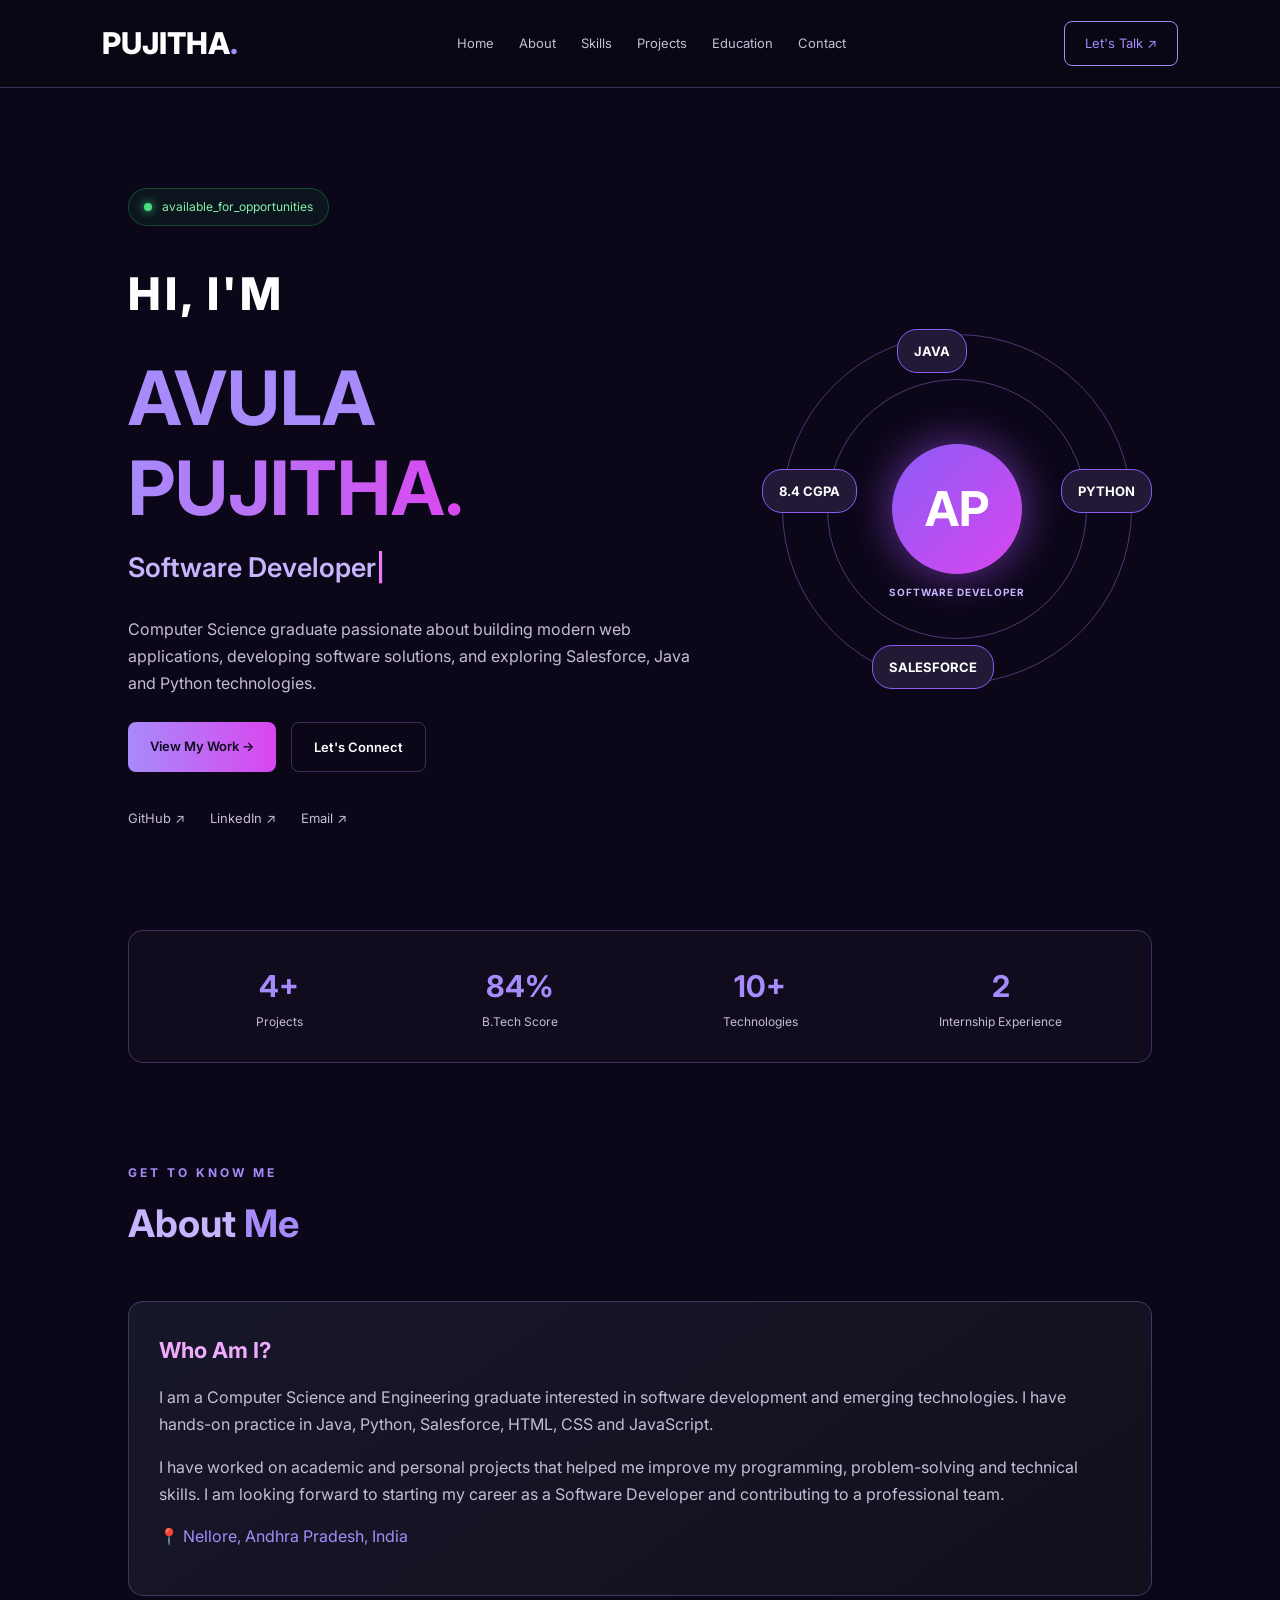
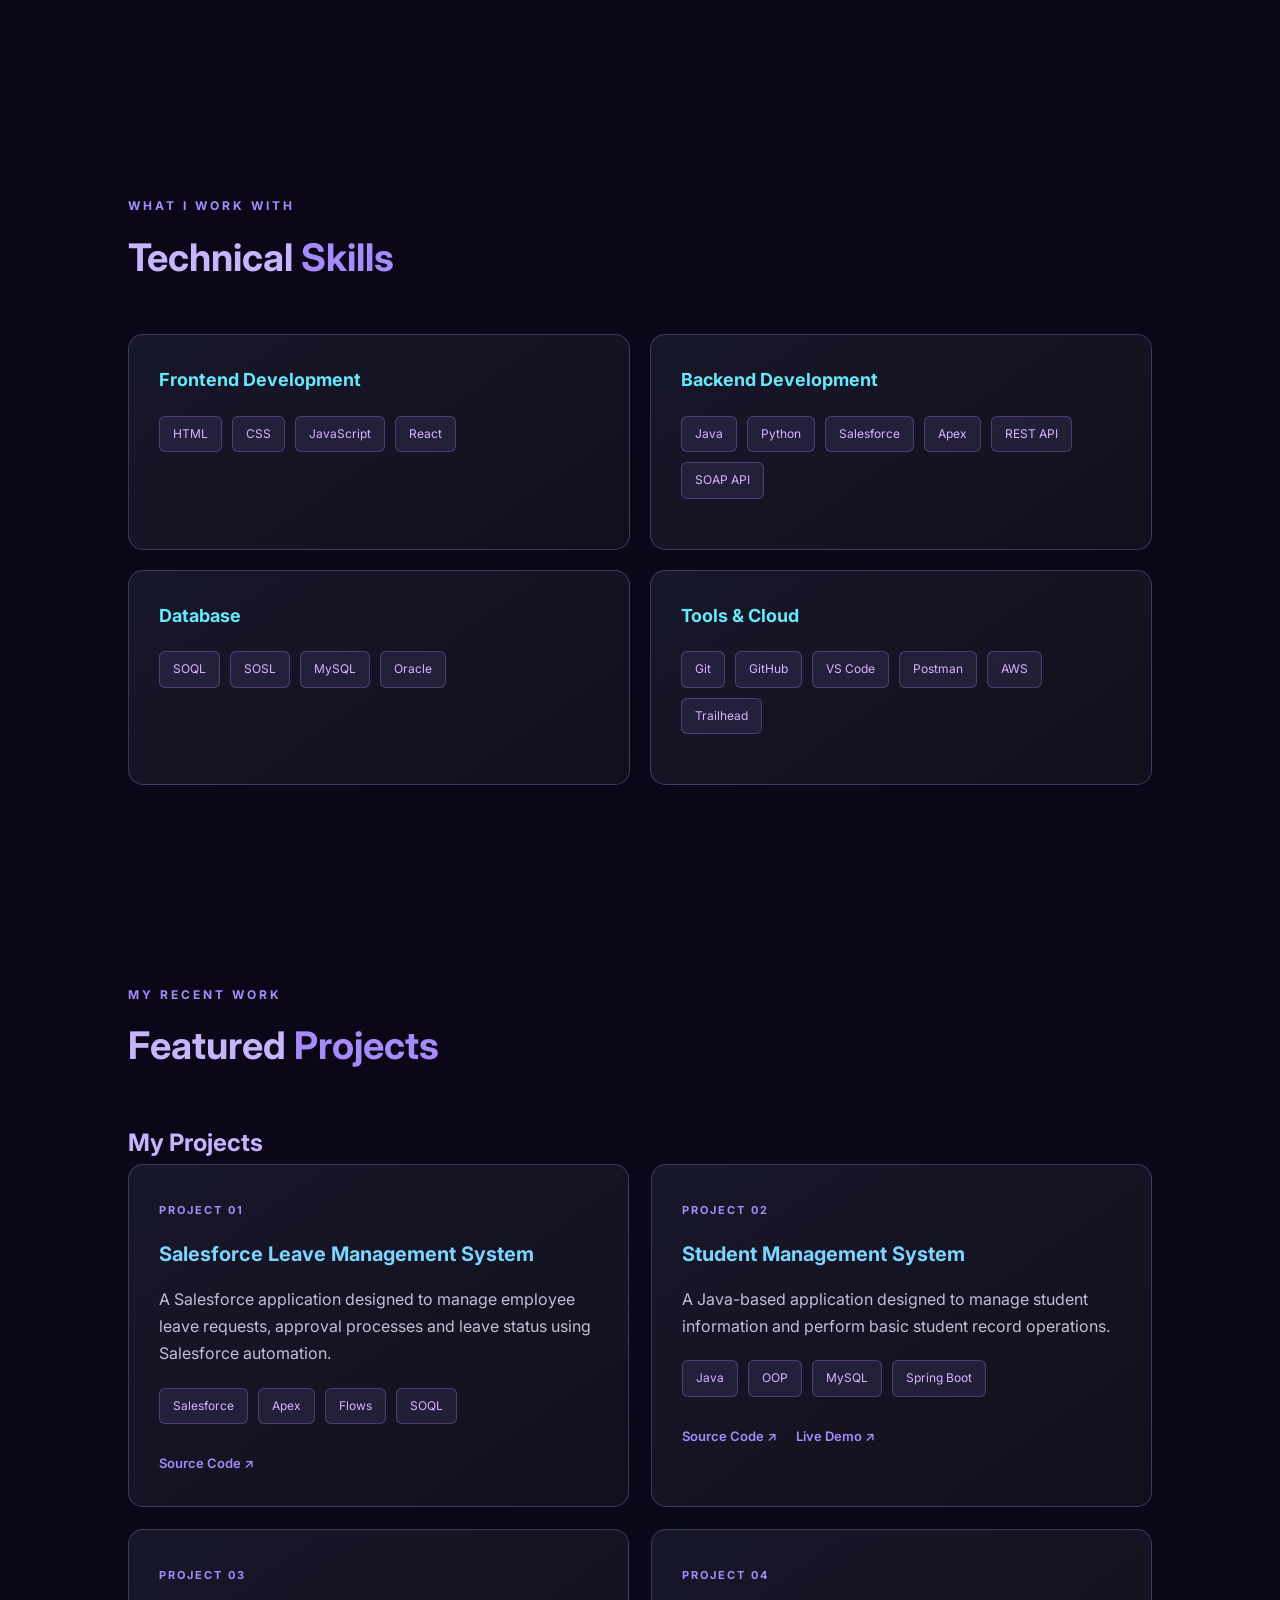
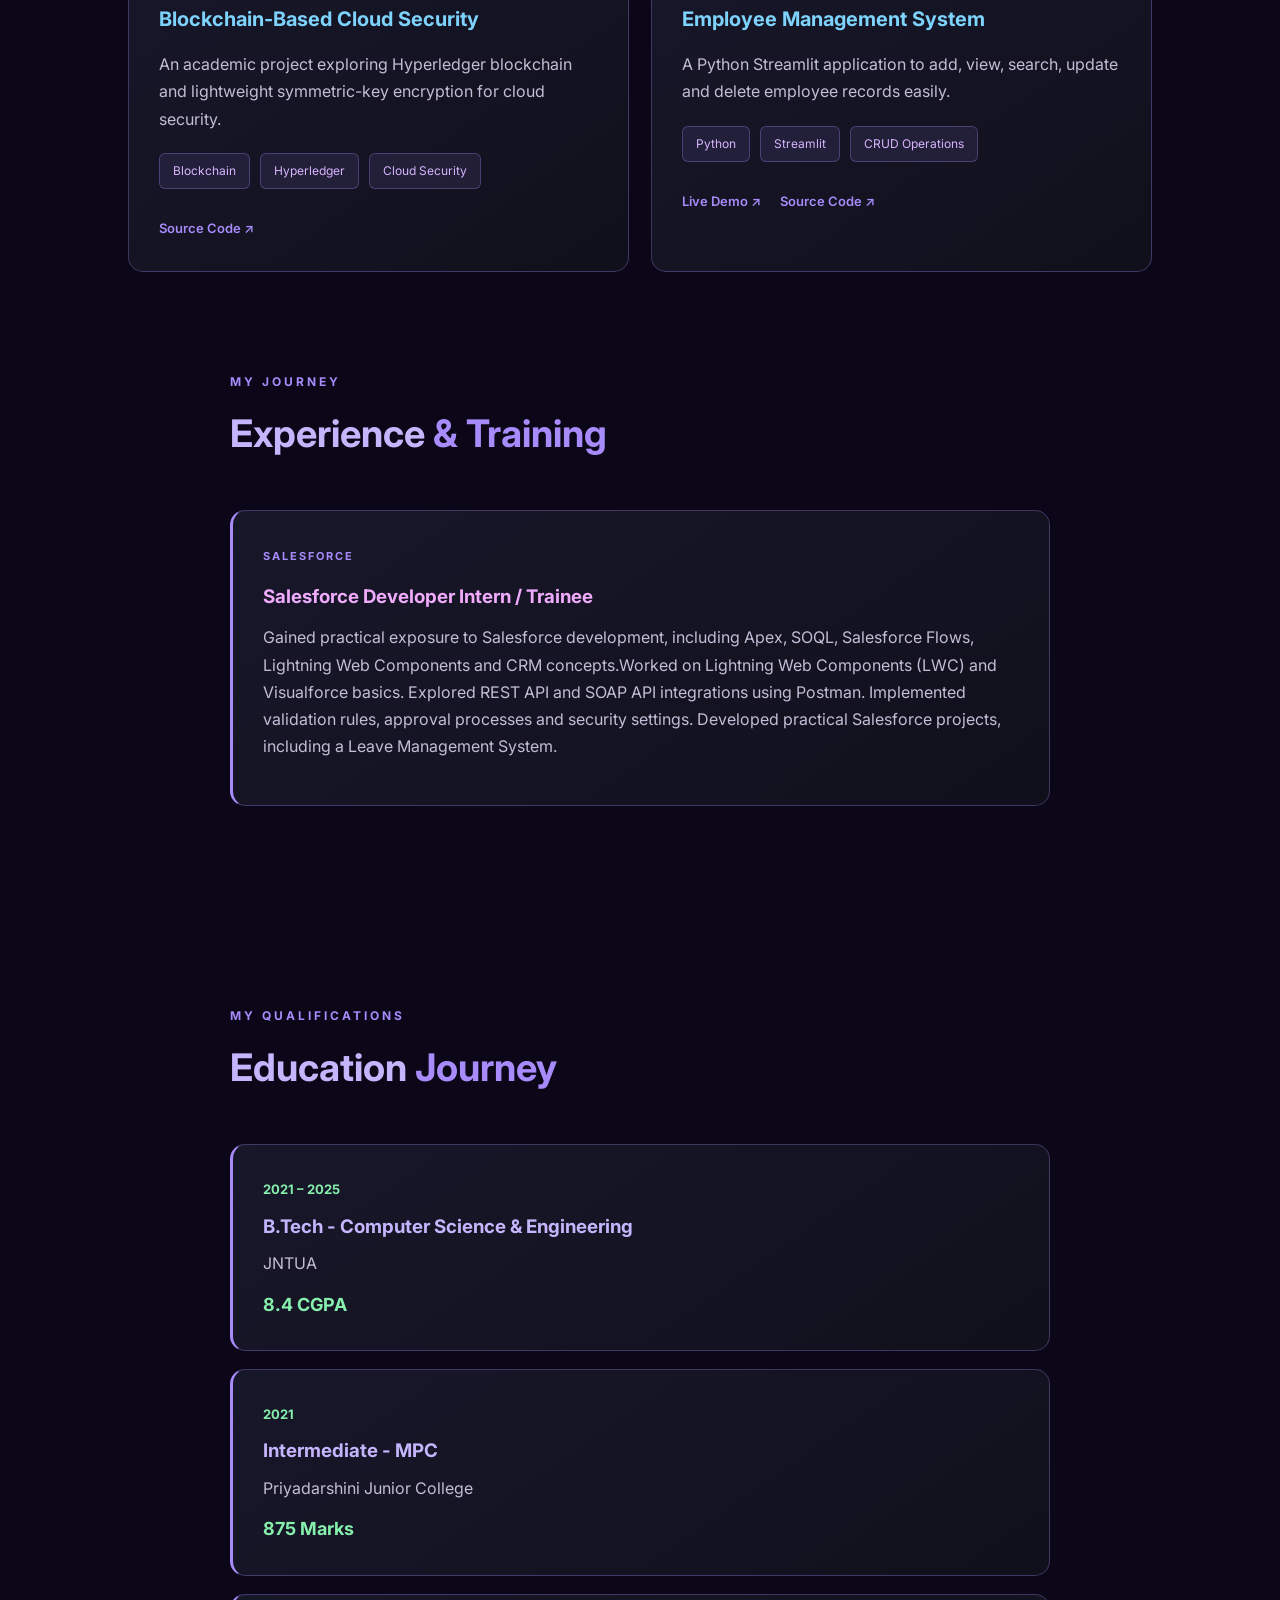
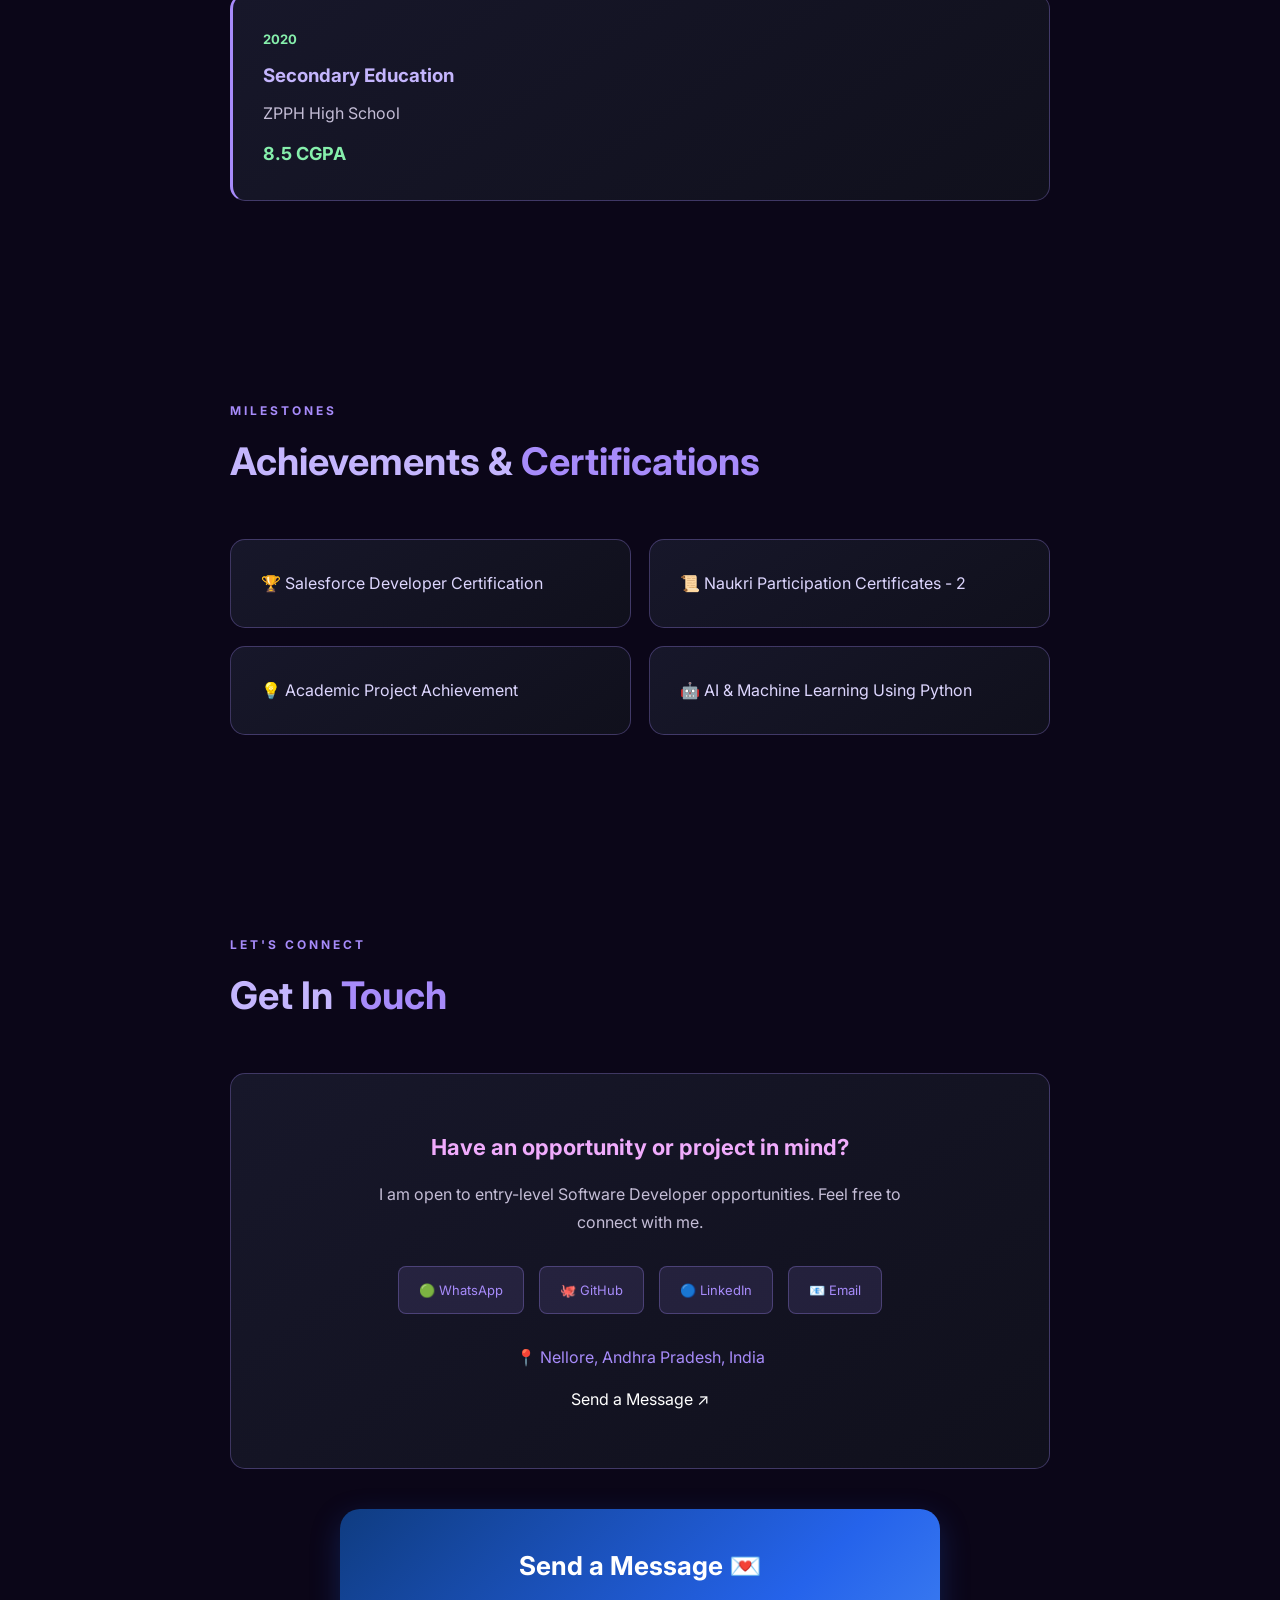
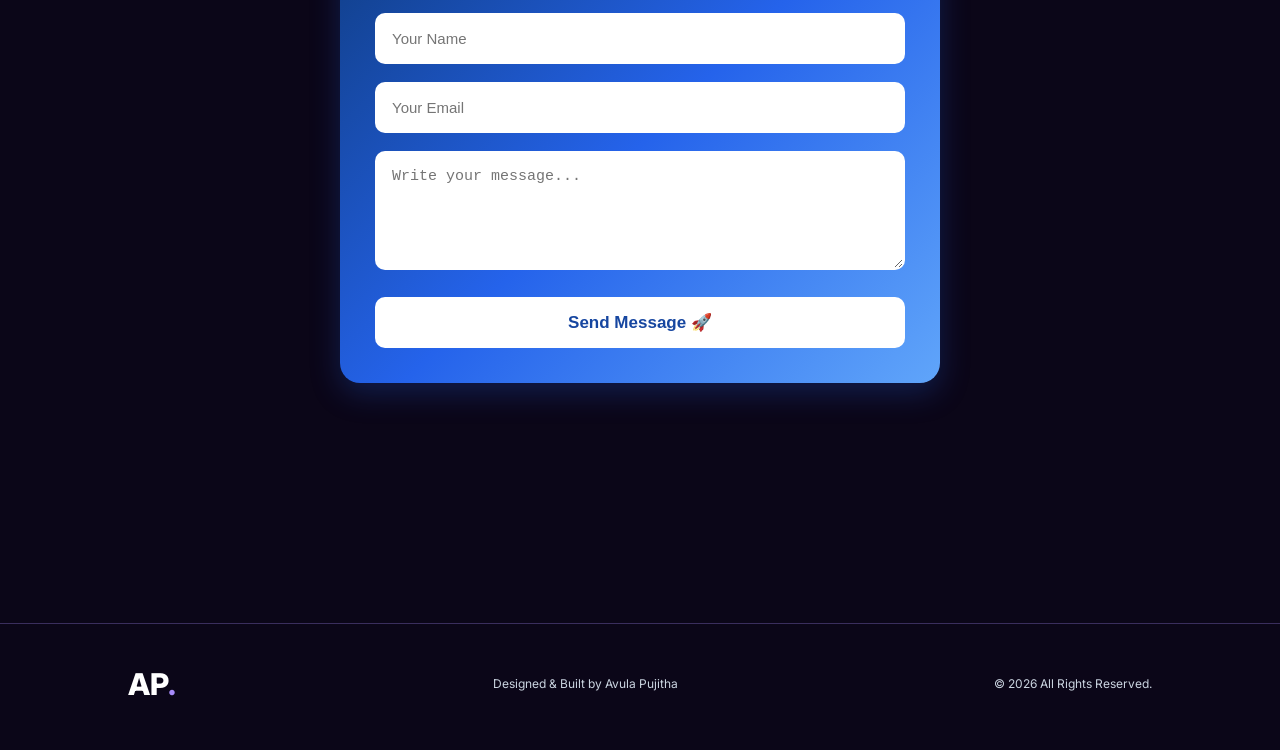
<file: index.html>
<!DOCTYPE html>
<html lang="en">
<head>
    <meta charset="UTF-8">
    <meta name="viewport" content="width=device-width, initial-scale=1.0">
    <link rel="icon" type="image/svg+xml" href="favicon.svg">
    <title>Avula Pujitha | Software Developer</title>
    <link rel="stylesheet" href="style.css">
    <link rel="preconnect" href="https://fonts.googleapis.com">
    <link href="https://fonts.googleapis.com/css2?family=Inter:wght@400;500;600;700;800&display=swap" rel="stylesheet">
</head>

<body>

<header class="navbar">
    <a href="#home" class="logo">PUJITHA<span>.</span></a>

    <nav>
        <a href="#home">Home</a>
        <a href="#about">About</a>
        <a href="#skills">Skills</a>
        <a href="#projects">Projects</a>
        <a href="#education">Education</a>
        <a href="#contact">Contact</a>
    </nav>

    <a href="#contact" class="nav-btn">Let's Talk ↗</a>
</header>

<main>

<!-- HERO SECTION -->
<section class="hero section" id="home">

    <div class="hero-content">

        <div class="availability">
            <span class="status-dot"></span>
            available_for_opportunities
        </div>

        <p class="intro">HI, I'M</p>

        <h1>AVULA <span>PUJITHA.</span></h1>

        <h2 class="changing-title">
    <span id="role-text">Software Developer</span><span class="cursor">|</span>
        </h2>
        <p class="hero-description">
            Computer Science graduate passionate about building
            modern web applications, developing software solutions,
            and exploring Salesforce, Java and Python technologies.
        </p>

        <div class="hero-buttons">
            <a href="#projects" class="primary-btn">View My Work →</a>
            <a href="#contact" class="secondary-btn">Let's Connect</a>
        </div>

        <div class="social-links">
            <a href="https://github.com/avulapujitha-dev" target="_blank">GitHub ↗</a>
            <a href="https://www.linkedin.com/in/pujitha-avula" target="_blank">LinkedIn ↗</a>
            <a href="mailto:pujithaavula33@gmail.com">Email ↗</a>
        </div>

    </div>

    <div class="hero-visual">

    <div class="orbit-container">

        <div class="orbit orbit-one"></div>
        <div class="orbit orbit-two"></div>

        <div class="orbit-label label-java">JAVA</div>
        <div class="orbit-label label-python">PYTHON</div>
        <div class="orbit-label label-salesforce">SALESFORCE</div>
        <div class="orbit-label label-cgpa">8.4 CGPA</div>

        <div class="ap-logo">AP</div>
        <p class="ap-caption">SOFTWARE DEVELOPER</p>
        
        

    </div>

    

</div>
    </div>

</section>

<!-- STATS -->
<section class="stats">
    <div><h2>4+</h2><p>Projects</p></div>
    <div><h2>84%</h2><p>B.Tech Score</p></div>
    <div><h2>10+</h2><p>Technologies</p></div>
    <div><h2>2</h2><p>Internship Experience</p></div>
</section>

<!-- ABOUT -->
<section class="section" id="about">
    <div class="section-heading">
        <p>GET TO KNOW ME</p>
        <h2>About <span>Me</span></h2>
    </div>

    <div class="about-card">
        <h3>Who Am I?</h3>
        <p>
            I am a Computer Science and Engineering graduate
            interested in software development and emerging technologies.
            I have hands-on practice in Java, Python, Salesforce,
            HTML, CSS and JavaScript.
        </p>
        <p>
            I have worked on academic and personal projects that helped
            me improve my programming, problem-solving and technical
            skills. I am looking forward to starting my career as a
            Software Developer and contributing to a professional team.
        </p>
        <p class="location">📍 Nellore, Andhra Pradesh, India</p>
    </div>
</section>

<!-- SKILLS -->
<section class="section" id="skills">
    <div class="section-heading">
        <p>WHAT I WORK WITH</p>
        <h2>Technical <span>Skills</span></h2>
    </div>

    <div class="skills-grid">

        <div class="skill-card">
            <h3>Frontend Development</h3>
            <div class="skill-tags">
                <span>HTML</span><span>CSS</span>
                <span>JavaScript</span><span>React</span>
            </div>
        </div>

        <div class="skill-card">
            <h3>Backend Development</h3>
            <div class="skill-tags">
                <span>Java</span><span>Python</span>
                <span>Salesforce</span><span>Apex</span>
                <span>REST API</span><span>SOAP API</span>
            </div>
        </div>

        <div class="skill-card">
            <h3>Database</h3>
            <div class="skill-tags">
                <span>SOQL</span><span>SOSL</span>
                <span>MySQL</span><span>Oracle</span>
            </div>
        </div>

        <div class="skill-card">
            <h3>Tools & Cloud</h3>
            <div class="skill-tags">
                <span>Git</span><span>GitHub</span>
                <span>VS Code</span><span>Postman</span>
                <span>AWS</span><span>Trailhead</span>
            </div>
        </div>

    </div>
</section>

<!-- PROJECTS -->
<section class="section" id="projects">
    <div class="section-heading">
        <p>MY RECENT WORK</p>
        <h2>Featured <span>Projects</span></h2>
    </div>

    <section id="projects">
    <h2>My Projects</h2>

    <div class="projects-grid">

        <!-- PROJECT 01 -->
        <article class="project-card">
            <span class="project-number">PROJECT 01</span>
            <h3>Salesforce Leave Management System</h3>
            <p>
                A Salesforce application designed to manage employee
                leave requests, approval processes and leave status
                using Salesforce automation.
            </p>
            <div class="skill-tags">
                <span>Salesforce</span>
                <span>Apex</span>
                <span>Flows</span>
                <span>SOQL</span>
            </div>
            <a href="https://github.com/avulapujitha-dev/PujithaAvula-Portfolio" target="_blank">Source Code ↗</a>
        </article>

        <!-- PROJECT 02 -->
        <article class="project-card">
            <span class="project-number">PROJECT 02</span>
            <h3>Student Management System</h3>
            <p>
                A Java-based application designed to manage student
                information and perform basic student record operations.
            </p>
            <div class="skill-tags">
                <span>Java</span>
                <span>OOP</span>
                <span>MySQL</span>
                <span>Spring Boot</span>
            </div>
            <a href="https://github.com/avulapujitha-dev/student-management-system" target="_blank">Source Code ↗</a>
            <a href="https://student-management-system-production-b657e01e.up.railway.app" target="_blank">Live Demo ↗</a>
        </article>

        <!-- PROJECT 03 -->
        <article class="project-card">
            <span class="project-number">PROJECT 03</span>
            <h3>Blockchain-Based Cloud Security</h3>
            <p>
                An academic project exploring Hyperledger blockchain
                and lightweight symmetric-key encryption for cloud security.
            </p>
            <div class="skill-tags">
                <span>Blockchain</span>
                <span>Hyperledger</span>
                <span>Cloud Security</span>
            </div>
            <a href="https://github.com/avulapujitha-dev/PujithaAvula-Portfolio" target="_blank">Source Code ↗</a>
        </article>

        <!-- PROJECT 04 -->
        <article class="project-card">
            <span class="project-number">PROJECT 04</span>
            <h3>Employee Management System</h3>
            <p>
                A Python Streamlit application to add, view, search,
                update and delete employee records easily.
            </p>
            <div class="skill-tags">
                <span>Python</span>
                <span>Streamlit</span>
                <span>CRUD Operations</span>
            </div>
            <a href="https://employee-management-system-zs5gfmocg9orbc5vjnqnew.streamlit.app/" target="_blank">Live Demo ↗</a>
            <a href="https://github.com/avulapujitha-dev/Employee-Management-System" target="_blank">Source Code ↗</a>
        </article>

    </div>
</section>
<!-- EXPERIENCE -->
<section class="section" id="experience">
    <div class="section-heading">
        <p>MY JOURNEY</p>
        <h2>Experience <span>& Training</span></h2>
    </div>

    <div class="timeline-card">
        <span class="project-number">SALESFORCE</span>
        <h3>Salesforce Developer Intern / Trainee</h3>
        <p>
            Gained practical exposure to Salesforce development,
            including Apex, SOQL, Salesforce Flows, Lightning
            Web Components and CRM concepts.Worked on Lightning Web Components (LWC) and Visualforce basics.
            Explored REST API and SOAP API integrations using Postman.
            Implemented validation rules, approval processes and security settings.
            Developed practical Salesforce projects, including a Leave Management System.
        </p>
    </div>
</section>

<!-- EDUCATION -->
<section class="section" id="education">
    <div class="section-heading">
        <p>MY QUALIFICATIONS</p>
        <h2>Education <span>Journey</span></h2>
    </div>

    <div class="education-list">
        <div class="education-card">
            <span>2021 – 2025</span>
            <h3>B.Tech - Computer Science & Engineering</h3>
            <p>JNTUA</p>
            <strong class="education-score">8.4 CGPA</strong>
        </div>

        <div class="education-card">
            <span>2021</span>
            <h3>Intermediate - MPC</h3>
            <p>Priyadarshini Junior College</p>
            <strong class="education-score">875 Marks</strong>
        </div>

        <div class="education-card">
            <span>2020</span>
            <h3>Secondary Education</h3>
            <p>ZPPH High School</p>
            <strong class="education-score">8.5 CGPA</strong>
        </div>
    </div>
</section>

<!-- ACHIEVEMENTS -->
<section class="section" id="achievements">
    <div class="section-heading">
        <p>MILESTONES</p>
        <h2>Achievements & <span>Certifications</span></h2>
    </div>

    <div class="achievement-grid">
        <div class="achievement-card">🏆 Salesforce Developer Certification</div>
        <div class="achievement-card">📜 Naukri Participation Certificates - 2</div>
        <div class="achievement-card">💡 Academic Project Achievement</div>
        <div class="achievement-card">🤖 AI & Machine Learning Using Python</div>
    </div>
</section>

<!-- CONTACT -->
<section class="section" id="contact">
    <div class="section-heading">
        <p>LET'S CONNECT</p>
        <h2>Get In <span>Touch</span></h2>
    </div>

    <div class="contact-card">
        <h3>Have an opportunity or project in mind?</h3>
        <p>
            I am open to entry-level Software Developer opportunities.
            Feel free to connect with me.
        </p>

        <div class="contact-links">

    <a href="https://wa.me/918985224137" target="_blank">
        🟢 WhatsApp
    </a>

    <a href="https://github.com/avulapujitha-dev" target="_blank">
        🐙 GitHub
    </a>

    <a href="https://www.linkedin.com/in/pujitha-avula" target="_blank">
        🔵 LinkedIn
    </a>

    <a href="mailto:pujithaavula33@gmail.com">
        📧 Email
    </a>

</div>

        <p class="location">📍 Nellore, Andhra Pradesh, India</p>
        <a href="message.html" class="message-btn">
    Send a Message ↗
</a>
    </div>
    <div class="message-form">
    <h3>Send a Message 💌</h3>

    <form action="https://formsubmit.co/pujithaavula33@gmail.com" method="POST">

        <input type="text" name="name" placeholder="Your Name" required>

        <input type="email" name="email" placeholder="Your Email" required>

        <textarea name="message" rows="5"
        placeholder="Write your message..." required></textarea>

        <input type="hidden" name="_subject"
        value="New Portfolio Message">

        <button type="submit">Send Message 🚀</button>

    </form>
</div>
</section>

</main>

<footer>
    <a href="#home" class="logo">AP<span>.</span></a>
    <p>Designed & Built by Avula Pujitha</p>
    <p>© 2026 All Rights Reserved.</p>
</footer>

<script src="script.js"></script>
</body>
</html>
</file>
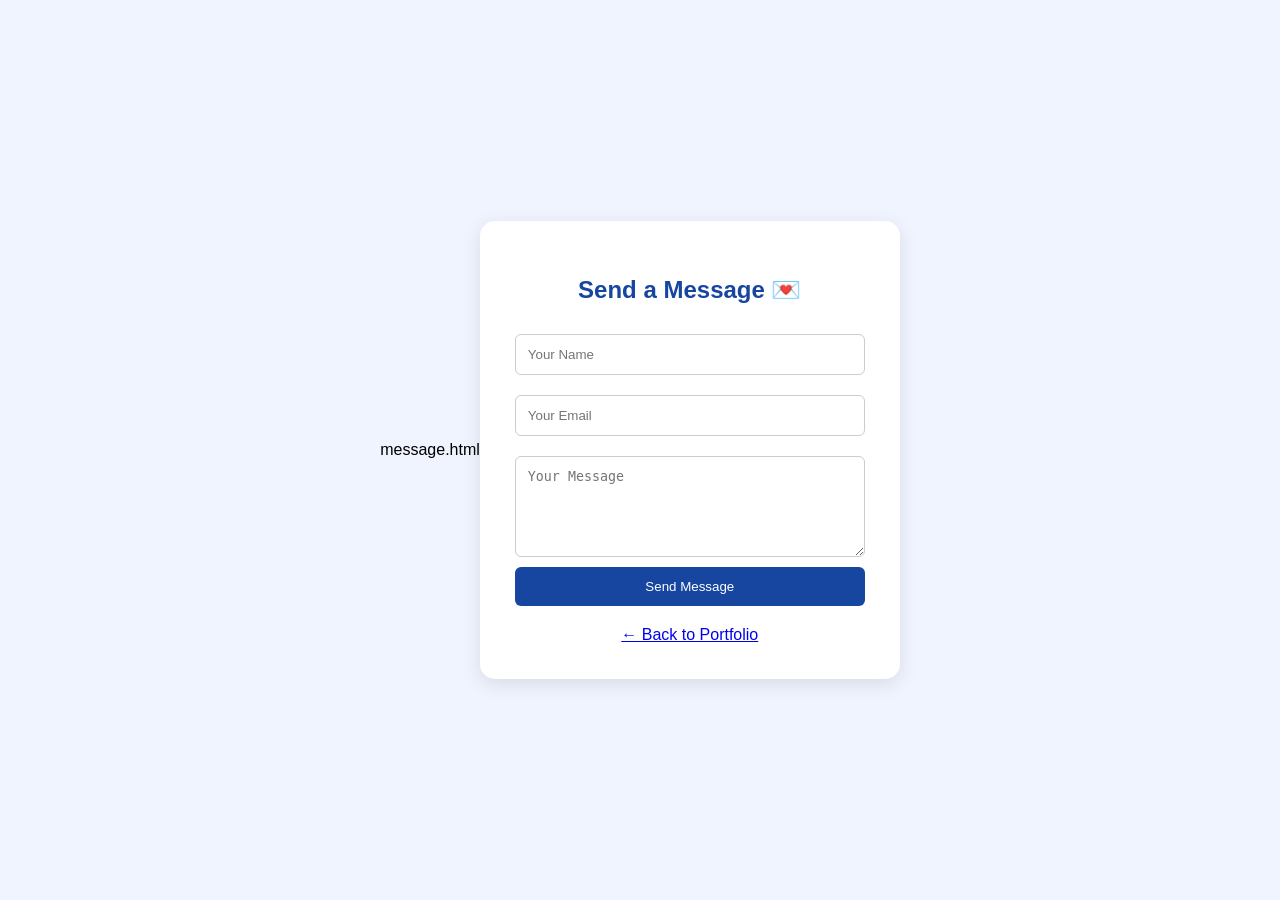
<file: message.html>
message.html
<!DOCTYPE html>
<html lang="en">
<head>
    <meta charset="UTF-8">
    <meta name="viewport" content="width=device-width, initial-scale=1.0">
    <title>Send a Message | Pujitha Avula</title>

    <style>
        body {
            font-family: Arial, sans-serif;
            background: #f0f4ff;
            display: flex;
            justify-content: center;
            align-items: center;
            min-height: 100vh;
            margin: 0;
        }

        .container {
            background: white;
            padding: 35px;
            border-radius: 15px;
            width: 350px;
            box-shadow: 0 5px 20px rgba(0,0,0,0.1);
        }

        h2 {
            text-align: center;
            color: #1646a0;
        }

        input, textarea {
            width: 100%;
            padding: 12px;
            margin: 10px 0;
            border: 1px solid #ccc;
            border-radius: 6px;
            box-sizing: border-box;
        }

        button {
            width: 100%;
            padding: 12px;
            background: #1646a0;
            color: white;
            border: none;
            border-radius: 6px;
            cursor: pointer;
        }

        button:hover {
            background: #0b2865;
        }

        .back {
            text-align: center;
            margin-top: 20px;
        }
    </style>
</head>

<body>

<div class="container">

    <h2>Send a Message 💌</h2>

    <form action="https://formsubmit.co/pujithaavula33@gmail.com" method="POST">

        <input type="text" name="name" placeholder="Your Name" required>

        <input type="email" name="email" placeholder="Your Email" required>

        <textarea name="message" rows="5" placeholder="Your Message" required></textarea>

        <input type="hidden" name="_subject" value="New Portfolio Message">

        <button type="submit">Send Message</button>

    </form>

    <div class="back">
        <a href="index.html">← Back to Portfolio</a>
    </div>

</div>

</body>
</html>
</file>
<file: style.css>
@import url('https://fonts.googleapis.com/css2?family=Inter:wght@400;500;600;700;800&display=swap');

:root {
    --bg: #090914;
    --card: #121222;
    --purple: #a78bfa;
    --pink: #e879f9;
    --text: #f5f3ff;
    --muted: #a1a1b5;
    --border: rgba(167, 139, 250, 0.18);
}

* {
    margin: 0;
    padding: 0;
    box-sizing: border-box;
    scroll-behavior: smooth;
}

body {
    font-family: 'Inter', sans-serif;
    background:
        radial-gradient(ellipse at 15% 10%, #24163d 0%, transparent 35%),
        radial-gradient(ellipse at 85% 45%, #191538 0%, transparent 35%),
        var(--bg);
    color: var(--text);
    line-height: 1.7;
}

a {
    text-decoration: none;
    color: inherit;
    transition: 0.3s ease;
}

/* NAVBAR */

.navbar {
    position: sticky;
    top: 0;
    z-index: 100;
    display: flex;
    align-items: center;
    justify-content: space-between;
    padding: 18px 8%;
    background: rgba(9, 9, 20, 0.88);
    backdrop-filter: blur(15px);
    border-bottom: 1px solid var(--border);
}

.logo {
    font-size: 30px;
    font-weight: 800;
    color: white;
}

.logo span {
    color: var(--purple);
}

.navbar nav {
    display: flex;
    gap: 25px;
}

.navbar nav a {
    color: var(--muted);
    font-size: 13px;
}

.navbar nav a:hover {
    color: var(--purple);
}

.nav-btn {
    padding: 10px 20px;
    border: 1px solid var(--purple);
    border-radius: 8px;
    color: var(--purple);
    font-size: 13px;
}

.nav-btn:hover {
    background: var(--purple);
    color: #090914;
}

/* COMMON SECTIONS */

.section {
    padding: 100px 10%;
}

.section-heading {
    margin-bottom: 45px;
}

.section-heading > p {
    color: var(--purple);
    font-size: 12px;
    letter-spacing: 3px;
    font-weight: 700;
}

.section-heading h2 {
    font-size: 38px;
    margin-top: 8px;
}

.section-heading h2 span {
    color: var(--purple);
}

/* HERO */

.hero {
    min-height: 650px;
    display: grid;
    grid-template-columns: 1.2fr 0.8fr;
    align-items: center;
    gap: 50px;
}

.availability {
    display: inline-flex;
    align-items: center;
    gap: 10px;
    padding: 8px 15px;
    background: rgba(34, 197, 94, 0.08);
    border: 1px solid rgba(34, 197, 94, 0.3);
    color: #86efac;
    border-radius: 30px;
    font-size: 12px;
    margin-bottom: 30px;
}

.status-dot {
    width: 8px;
    height: 8px;
    border-radius: 50%;
    background: #4ade80;
    box-shadow: 0 0 10px #4ade80;
}

.intro {
    color: #ffffff;
    letter-spacing: 4px;
    font-size: 45px;
    font-weight: 800;
    margin-bottom: 20px;
}

.hero h1 {
    font-size: clamp(45px, 6vw, 75px);
    line-height: 1.2;
    margin: 12px 0;
    color: #a78bfa !important;
}

.hero h1 span {
    background: linear-gradient(90deg, var(--purple), var(--pink));
    -webkit-background-clip: text;
    -webkit-text-fill-color: transparent;
}

.hero h2 {
    font-size: 27px;
    color: #c4b5fd;
    font-weight: 600;
}

.hero-description {
    color: var(--muted);
    max-width: 580px;
    margin: 25px 0;
}

.hero-buttons {
    display: flex;
    gap: 15px;
    flex-wrap: wrap;
}

.primary-btn,
.secondary-btn {
    padding: 13px 22px;
    border-radius: 8px;
    font-size: 13px;
    font-weight: 600;
}

.primary-btn {
    background: linear-gradient(90deg, var(--purple), var(--pink));
    color: #100b1d;
}

.secondary-btn {
    border: 1px solid var(--border);
    color: white;
}

.primary-btn:hover,
.secondary-btn:hover {
    transform: translateY(-4px);
}

.social-links {
    display: flex;
    gap: 25px;
    margin-top: 35px;
}

.social-links a {
    color: var(--muted);
    font-size: 13px;
}

.social-links a:hover {
    color: var(--purple);
}

/* DEVELOPER VISUAL */

.hero-visual {
    display: flex;
    justify-content: center;
}

.visual-card {
    width: 100%;
    max-width: 400px;
    padding: 25px;
    background: linear-gradient(145deg, #1b1932, #10101e);
    border: 1px solid var(--border);
    border-radius: 20px;
    box-shadow: 0 20px 70px rgba(125, 80, 255, 0.15);
    animation: float 4s ease-in-out infinite;
}

.card-top {
    display: flex;
    align-items: center;
    gap: 7px;
    padding-bottom: 20px;
    border-bottom: 1px solid var(--border);
}

.card-top span {
    width: 10px;
    height: 10px;
    border-radius: 50%;
    background: #f87171;
}

.card-top span:nth-child(2) {
    background: #facc15;
}

.card-top span:nth-child(3) {
    background: #4ade80;
}

.card-top small {
    color: var(--muted);
    margin-left: 10px;
}

.code-content {
    padding: 25px 0;
    font-family: monospace;
    font-size: 13px;
    color: #ddd6fe;
    line-height: 2.2;
}

.code-purple {
    color: #c084fc;
}

.code-green {
    color: #86efac;
}

.developer-symbol {
    width: 110px;
    height: 110px;
    margin: 5px auto;
    display: grid;
    place-items: center;
    font-size: 40px;
    font-weight: 800;
    border-radius: 50%;
    background: linear-gradient(135deg, #8b5cf6, #e879f9);
    color: white;
    box-shadow: 0 0 45px rgba(168, 85, 247, 0.35);
}

.visual-caption {
    text-align: center;
    color: #c4b5fd;
    font-size: 12px;
    margin-top: 15px;
    letter-spacing: 3px;
}

@keyframes float {
    0%, 100% {
        transform: translateY(0);
    }
    50% {
        transform: translateY(-12px);
    }
}

/* STATS */

.stats {
    margin: 0 10%;
    padding: 30px;
    display: grid;
    grid-template-columns: repeat(4, 1fr);
    background: rgba(255, 255, 255, 0.025);
    border: 1px solid var(--border);
    border-radius: 15px;
    text-align: center;
}

.stats h2 {
    color: var(--purple);
    font-size: 30px;
}

.stats p {
    color: var(--muted);
    font-size: 12px;
}

/* COMMON CARDS */

.about-card,
.skill-card,
.project-card,
.timeline-card,
.education-card,
.achievement-card,
.contact-card {
    background: linear-gradient(145deg, #17172a, #10101c);
    border: 1px solid var(--border);
    border-radius: 15px;
    padding: 30px;
    transition: 0.3s;
}

.about-card:hover,
.skill-card:hover,
.project-card:hover,
.education-card:hover,
.achievement-card:hover {
    transform: translateY(-6px);
    border-color: var(--purple);
}

.about-card h3,
.contact-card h3 {
    font-size: 22px;
    margin-bottom: 15px;
}

.about-card p,
.project-card p,
.timeline-card p,
.contact-card p {
    color: var(--muted);
    margin-bottom: 15px;
}

.location {
    color: var(--purple) !important;
}

/* SKILLS */

.skills-grid {
    display: grid;
    grid-template-columns: repeat(2, 1fr);
    gap: 20px;
}

.skill-card h3 {
    margin-bottom: 20px;
    font-size: 18px;
    color: #67e8f9;
}

.skill-tags {
    display: flex;
    flex-wrap: wrap;
    gap: 10px;
    margin: 20px 0;
}

.skill-tags span {
    padding: 7px 13px;
    border-radius: 6px;
    background: rgba(167, 139, 250, 0.1);
    border: 1px solid var(--border);
    color: #d8b4fe;
    font-size: 12px;
}

/* PROJECTS */

.projects-grid {
    display: grid !important;
    grid-template-columns: repeat(2, 1fr) !important;
    gap: 22px;
    width: 100%;
}
.projects-grid > .project-card {
    grid-column: auto !important;
    grid-row: auto !important;
}


.project-card {
    min-width: 0;
}

.project-number {
    color: var(--purple);
    font-size: 11px;
    letter-spacing: 2px;
    font-weight: 700;
}

.project-card h3 {
    font-size: 20px;
    margin: 15px 0;
    color: #7dd3fc;
}

.project-card > a {
    display: inline-block;
    color: var(--purple);
    font-size: 13px;
    font-weight: 600;
    margin-right: 15px;
    margin-top: 8px;
}

.project-card > a:hover {
    color: var(--pink);
}

/* EXPERIENCE & EDUCATION */

.timeline-card {
    border-left: 3px solid var(--purple);
}

.timeline-card h3 {
    margin: 12px 0;
}

.education-list {
    display: grid;
    gap: 18px;
}

.education-card {
    border-left: 3px solid var(--purple);
}

.education-card span {
    color: #86efac;
    font-weight: 700;
    font-size: 13px;
}

.education-card h3 {
    margin: 8px 0;
    color: #c4b5fd;
}

.education-card p {
    color: var(--muted);
}

.education-score {
    display: block;
    color: #86efac;
    font-size: 18px;
    font-weight: bold;
    margin-top: 12px;
}

/* ACHIEVEMENTS */

.achievement-grid {
    display: grid;
    grid-template-columns: repeat(2, 1fr);
    gap: 18px;
}

.achievement-card {
    color: #ddd6fe;
}

.achievement-card h3 {
    color: #facc15;
}

/* CONTACT */

.contact-card {
    text-align: center;
    padding: 55px 25px;
}

.contact-card p {
    max-width: 550px;
    margin: 15px auto;
}

.contact-links {
    display: flex;
    justify-content: center;
    flex-wrap: wrap;
    gap: 15px;
    margin: 30px 0;
}

.contact-links a {
    padding: 12px 20px;
    border-radius: 8px;
    background: rgba(167, 139, 250, 0.12);
    border: 1px solid var(--border);
    color: var(--purple);
    font-size: 13px;
}

.contact-links a:hover {
    background: var(--purple);
    color: #090914;
}

/* FOOTER */

footer {
    padding: 35px 10%;
    display: flex;
    justify-content: space-between;
    align-items: center;
    gap: 15px;
    flex-wrap: wrap;
    border-top: 1px solid var(--border);
    color: var(--muted);
    font-size: 12px;
}

/* CHANGING TITLE */

.changing-title {
    min-height: 45px;
    color: #c4b5fd;
    font-size: 27px;
    font-weight: 600;
}

.cursor {
    color: #e879f9;
    animation: blink 0.7s infinite;
}

@keyframes blink {
    50% {
        opacity: 0;
    }
}

/* ORBIT ANIMATION */

.orbit-container {
    width: 380px;
    height: 380px;
    position: relative;
    display: flex;
    align-items: center;
    justify-content: center;
    margin: auto;
}

.orbit {
    position: absolute;
    border: 1px solid rgba(167, 139, 250, 0.4);
    border-radius: 50%;
    animation: rotateOrbit 12s linear infinite;
}

.orbit-one {
    width: 260px;
    height: 260px;
}

.orbit-two {
    width: 350px;
    height: 350px;
    animation-direction: reverse;
}

.ap-logo {
    width: 130px;
    height: 130px;
    border-radius: 50%;
    background: linear-gradient(135deg, #8b5cf6, #d946ef);
    display: flex;
    align-items: center;
    justify-content: center;
    color: white;
    font-size: 48px;
    font-weight: bold;
    box-shadow: 0 0 45px rgba(168, 85, 247, 0.6);
    animation: rotateAP 6s linear infinite;
}

.orbit-label {
    position: absolute;
    padding: 10px 16px;
    background: #211936;
    border: 1px solid #8b5cf6;
    border-radius: 20px;
    color: white;
    font-size: 13px;
    font-weight: bold;
    z-index: 2;
}

.label-java {
    top: 10px;
    left: 130px;
}

.label-python {
    right: -5px;
    top: 150px;
}

.label-salesforce {
    bottom: 10px;
    left: 105px;
}

.label-cgpa {
    left: -5px;
    top: 150px;
}

@keyframes rotateOrbit {
    from {
        transform: rotate(0deg);
    }
    to {
        transform: rotate(360deg);
    }
}

@keyframes rotateAP {
    from {
        transform: rotate(0deg);
    }
    to {
        transform: rotate(360deg);
    }
}

.ap-caption {
    position: absolute;
    top: calc(50% + 75px);
    left: 50%;
    transform: translateX(-50%);
    color: #c4b5fd;
    font-size: 10px;
    font-weight: bold;
    letter-spacing: 1px;
    white-space: nowrap;
    z-index: 5;
}

/* RESPONSIVE DESIGN */

@media (max-width: 900px) {
    .navbar {
        padding: 15px 5%;
    }

    .navbar nav {
        gap: 12px;
    }

    .navbar nav a {
        font-size: 11px;
    }

    .hero {
        grid-template-columns: 1fr;
        padding-top: 70px;
    }

    .hero-visual {
        margin-top: 20px;
    }
}

@media (max-width: 600px) {
    .navbar {
        flex-wrap: wrap;
        gap: 15px;
    }

    .navbar nav {
        order: 3;
        width: 100%;
        overflow-x: auto;
        padding-bottom: 5px;
    }

    .nav-btn {
        font-size: 11px;
    }

    .section {
        padding: 65px 6%;
    }

    .section-heading h2 {
        font-size: 30px;
    }

    .hero h1 {
        font-size: 48px;
    }

    .intro {
        font-size: 28px;
    }

    .hero h2,
    .changing-title {
        font-size: 22px;
    }

    .stats {
        margin: 0 6%;
        grid-template-columns: repeat(2, 1fr);
        gap: 25px;
    }

    .projects-grid,
    .skills-grid,
    .achievement-grid {
        grid-template-columns: 1fr;
    }

    .orbit-container {
        width: 300px;
        height: 300px;
    }

    .orbit-one {
        width: 220px;
        height: 220px;
    }

    .orbit-two {
        width: 280px;
        height: 280px;
    }

    footer {
        justify-content: center;
        text-align: center;
    }
}

/* FINAL COLOR SETTINGS */

:root {
    --bg: #0b0618;
    --card: #17102b;
    --purple: #a78bfa;
    --pink: #d946ef;
    --text: #ffffff;
    --muted: #c4bdd6;
    --border: rgba(167, 139, 250, 0.3);
}

body {
    background: var(--bg);
    color: var(--text);
}

h1, h2, h3 {
    color: #ffffff;
}

p {
    color: #cbd5e1;
}

.section h2 {
    color: #c4b5fd;
}

h3 {
    color: #f0abfc;
}

.contact h3 {
    color: #f0abfc;
}

.intro {
    color: #ffffff !important;
}

.hero h1 span {
    color: #a78bfa !important;
}
/* PROFESSIONAL SEND MESSAGE FORM */

.message-form {
    max-width: 600px;
    margin: 40px auto;
    padding: 35px;
    background: linear-gradient(135deg, #0f3c81, #2563eb, #60a5fa);
    border-radius: 20px;
    box-shadow: 0 10px 30px rgba(37, 99, 235, 0.25);
}

.message-form h3 {
    text-align: center;
    color: white;
    font-size: 26px;
    margin-bottom: 25px;
}

.message-form input,
.message-form textarea {
    width: 100%;
    padding: 15px;
    margin-bottom: 18px;
    border: 2px solid rgba(255,255,255,0.5);
    border-radius: 10px;
    box-sizing: border-box;
    font-size: 15px;
    background: white;
    color: #222;
}

.message-form textarea {
    resize: vertical;
}

.message-form button {
    width: 100%;
    padding: 15px;
    background: white;
    color: #1646a0;
    border: none;
    border-radius: 10px;
    font-size: 17px;
    font-weight: bold;
    cursor: pointer;
    transition: 0.3s;
}

.message-form button:hover {
    background: #dbeafe;
    transform: translateY(-3px);
}
</file>
